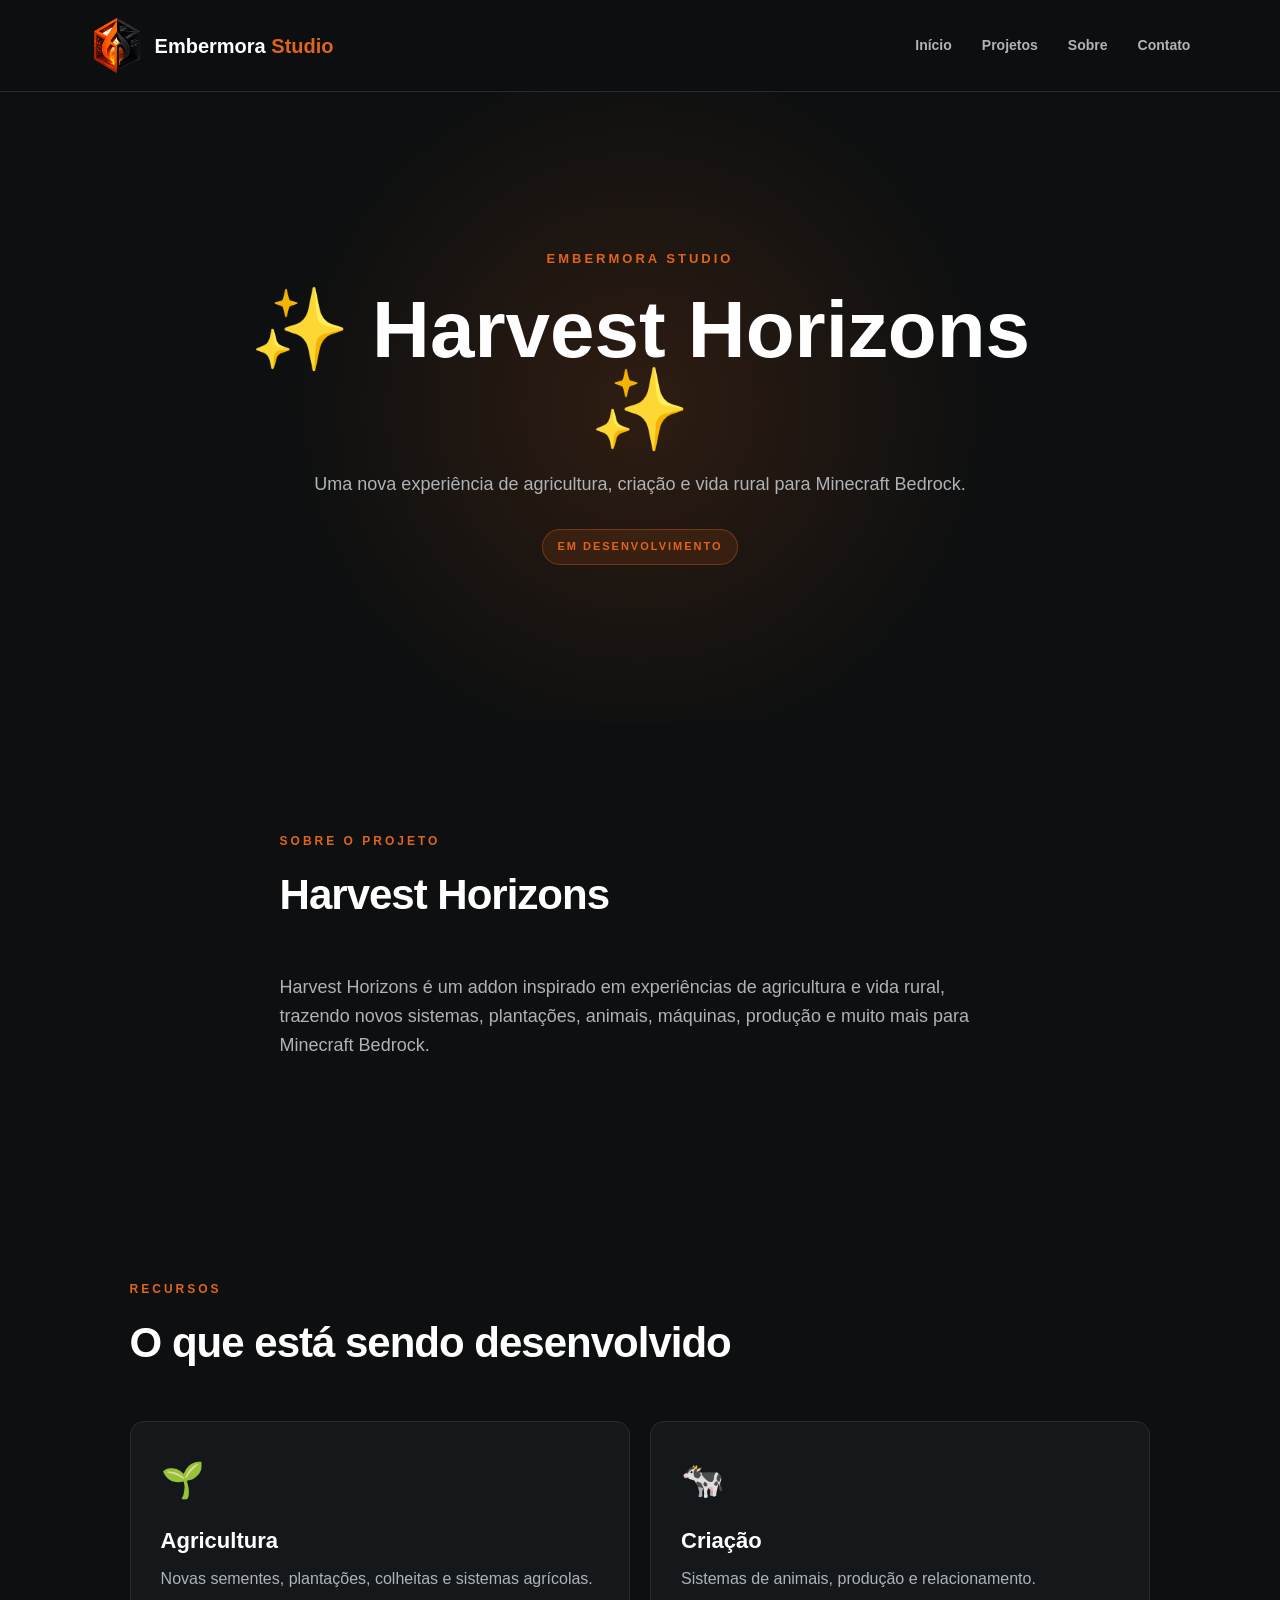
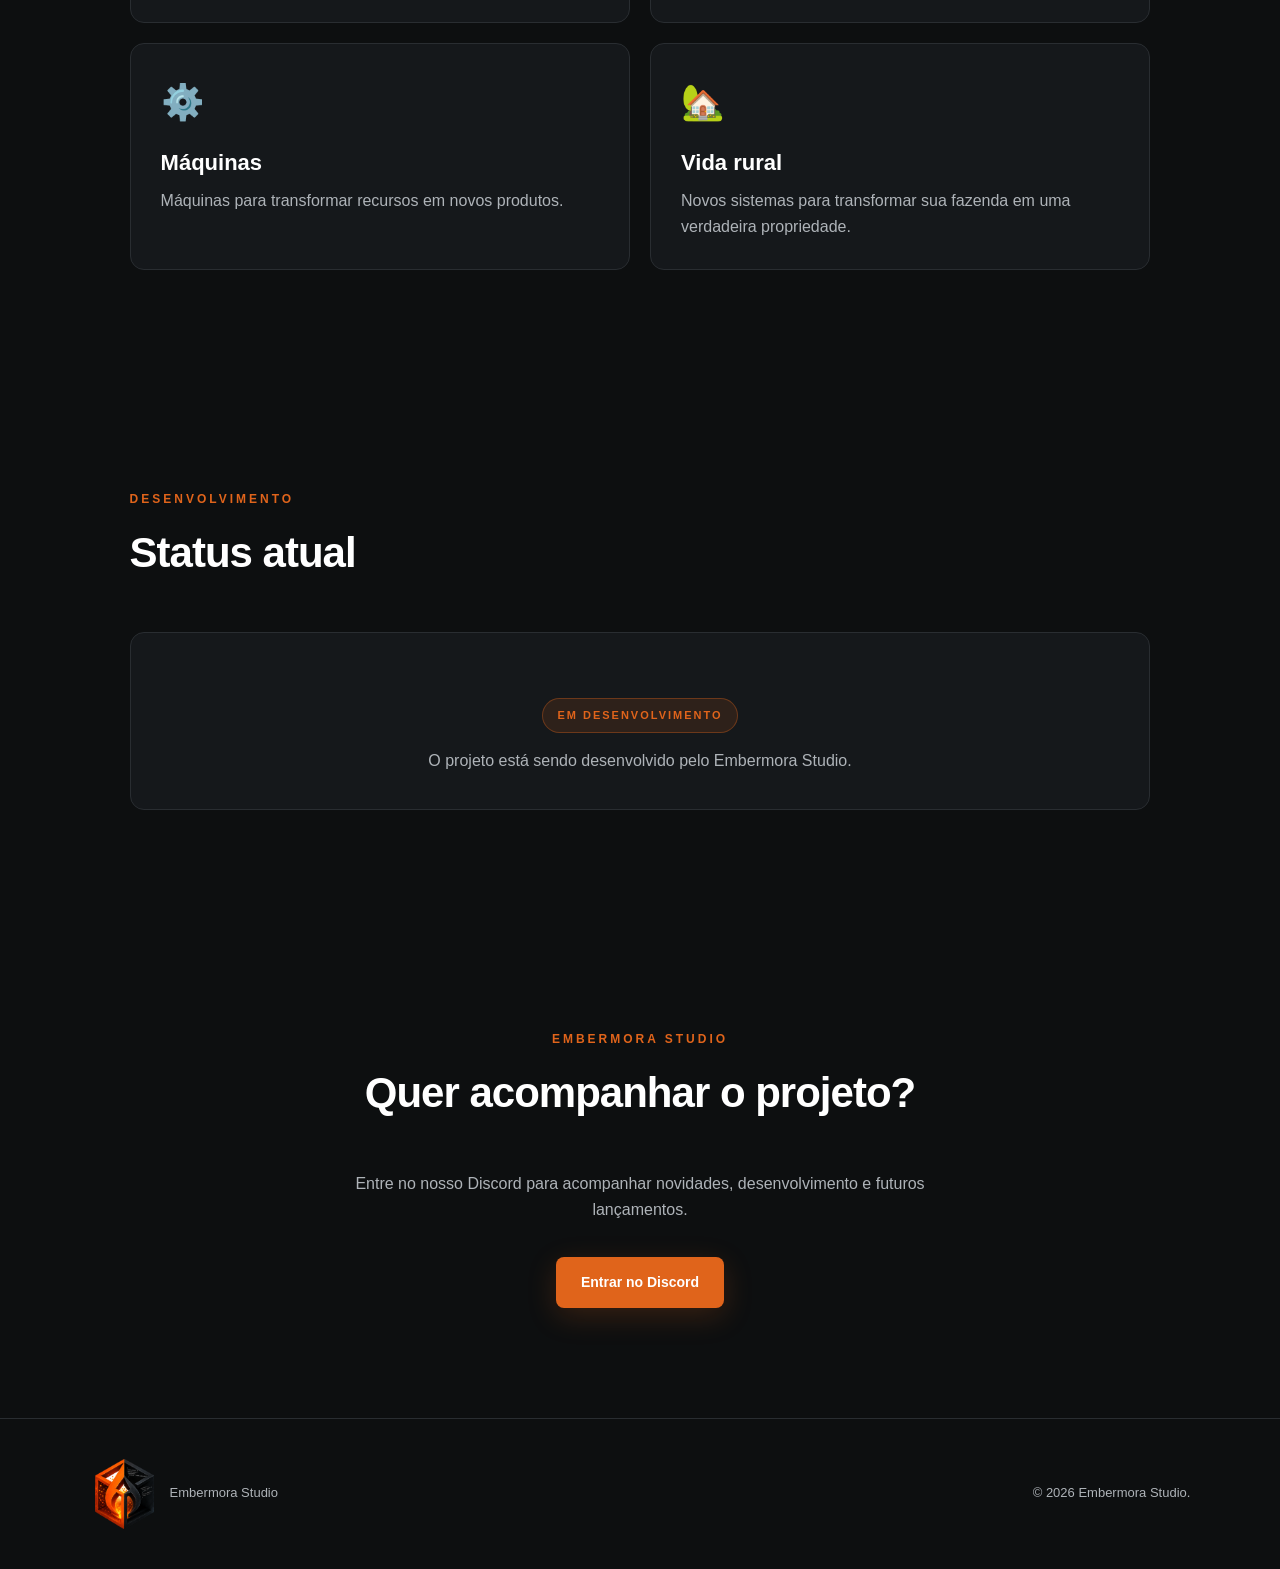
<file: harvest-horizons.html>
<!DOCTYPE html>
<html lang="pt-BR">

<head>

    <meta charset="UTF-8">

    <meta
        name="viewport"
        content="width=device-width, initial-scale=1.0"
    >

    <title>Harvest Horizons | Embermora Studio</title>

    <link rel="stylesheet" href="style.css">

</head>

<body>


<header>

    <a href="index.html" class="logo">

        <img
            src="logo.png"
            alt="Embermora Studio"
        >

        <span>
            Embermora <strong>Studio</strong>
        </span>

    </a>

    <nav>

        <a href="index.html">
            Início
        </a>

        <a href="index.html#projetos">
            Projetos
        </a>

        <a href="index.html#sobre">
            Sobre
        </a>

        <a href="index.html#contato">
            Contato
        </a>

    </nav>

</header>


<main>


    <!-- HERO -->

    <section class="project-hero">

        <div class="project-hero-content">

            <p class="tag">
                EMBERMORA STUDIO
            </p>

            <h1>
                ✨ Harvest Horizons ✨
            </h1>

            <p>
                Uma nova experiência de agricultura,
                criação e vida rural para Minecraft Bedrock.
            </p>

            <span class="status">
                EM DESENVOLVIMENTO
            </span>

        </div>

    </section>


    <!-- SOBRE O PROJETO -->

    <section class="section project-details">

        <div class="section-title">

            <p>
                SOBRE O PROJETO
            </p>

            <h2>
                Harvest Horizons
            </h2>

        </div>

        <p>
            Harvest Horizons é um addon inspirado em experiências
            de agricultura e vida rural, trazendo novos sistemas,
            plantações, animais, máquinas, produção e muito mais
            para Minecraft Bedrock.
        </p>

    </section>


    <!-- SISTEMAS -->

    <section class="section">

        <div class="section-title">

            <p>
                RECURSOS
            </p>

            <h2>
                O que está sendo desenvolvido
            </h2>

        </div>


        <div class="feature-grid">

            <div class="feature-card">
                <span>🌱</span>
                <h3>Agricultura</h3>
                <p>
                    Novas sementes, plantações,
                    colheitas e sistemas agrícolas.
                </p>
            </div>


            <div class="feature-card">
                <span>🐄</span>
                <h3>Criação</h3>
                <p>
                    Sistemas de animais,
                    produção e relacionamento.
                </p>
            </div>


            <div class="feature-card">
                <span>⚙️</span>
                <h3>Máquinas</h3>
                <p>
                    Máquinas para transformar
                    recursos em novos produtos.
                </p>
            </div>


            <div class="feature-card">
                <span>🏡</span>
                <h3>Vida rural</h3>
                <p>
                    Novos sistemas para transformar
                    sua fazenda em uma verdadeira propriedade.
                </p>
            </div>

        </div>

    </section>


    <!-- STATUS -->

    <section class="section project-status">

        <div class="section-title">

            <p>
                DESENVOLVIMENTO
            </p>

            <h2>
                Status atual
            </h2>

        </div>

        <div class="status-box">

            <span class="status">
                EM DESENVOLVIMENTO
            </span>

            <p>
                O projeto está sendo desenvolvido pelo
                Embermora Studio.
            </p>

        </div>

    </section>


    <!-- CONTATO -->

    <section class="section contact">

        <div class="section-title">

            <p>
                EMBERMORA STUDIO
            </p>

            <h2>
                Quer acompanhar o projeto?
            </h2>

        </div>

        <p>
            Entre no nosso Discord para acompanhar novidades,
            desenvolvimento e futuros lançamentos.
        </p>

        <a
            href="https://discord.gg/S8RGVWATfS"
            target="_blank"
            rel="noopener noreferrer"
            class="button primary"
        >
            Entrar no Discord
        </a>

    </section>


</main>


<footer>

    <div class="footer-brand">

        <img
            src="logo.png"
            alt="Embermora Studio"
            class="footer-logo"
        >

        <span>
            Embermora Studio
        </span>

    </div>

    <p>
        © 2026 Embermora Studio.
    </p>

</footer>


</body>

</html>
</file>
<file: style.css>
* {
    box-sizing: border-box;
    margin: 0;
    padding: 0;
}

html {
    scroll-behavior: smooth;
}

body {
    font-family: Arial, sans-serif;
    background: #0d0f10;
    color: #ffffff;
    line-height: 1.6;
}

a {
    color: inherit;
    text-decoration: none;
}


/* =========================
   HEADER
========================= */

header {
    display: flex;
    justify-content: space-between;
    align-items: center;

    padding: 18px 7%;

    background: rgba(13, 15, 16, 0.95);

    border-bottom: 1px solid #292d31;

    position: sticky;
    top: 0;

    z-index: 100;
}

.logo {
    display: flex;
    align-items: center;
    gap: 10px;

    font-size: 20px;
    font-weight: 800;
    white-space: nowrap;
}

.logo img {
    width: 55px;
    height: 55px;
    object-fit: contain;
    display: block;
}

.logo span {
    color: #ffffff;
}

.logo strong {
    color: #E0641B;
}
nav {
    display: flex;
    gap: 30px;
}

nav a {
    color: #b0b4b8;

    font-size: 14px;
    font-weight: 600;

    transition: 0.2s;
}

nav a:hover {
    color: #E0641B;
}


/* =========================
   HERO
========================= */

.hero {
    min-height: 90vh;

    display: flex;

    align-items: center;
    justify-content: center;

    text-align: center;

    padding: 80px 7%;

    background:
        radial-gradient(
            circle at center,
            rgba(224, 100, 27, 0.14),
            transparent 45%
        );
}

.hero-content {
    max-width: 850px;
}

.tag {
    color: #E0641B;

    font-size: 13px;

    font-weight: bold;

    letter-spacing: 3px;

    margin-bottom: 20px;
}

.hero h1 {
    font-size: 80px;

    line-height: 1;

    letter-spacing: -3px;

    margin-bottom: 30px;
}

.hero h1 span {
    color: #E0641B;
}

.description {
    color: #aeb3b8;

    font-size: 18px;

    max-width: 620px;

    margin: auto;
}


/* =========================
   BUTTONS
========================= */

.buttons {
    display: flex;

    justify-content: center;

    gap: 15px;

    margin-top: 40px;
}

.button {
    display: inline-block;

    padding: 14px 25px;

    border-radius: 8px;

    font-size: 14px;

    font-weight: bold;

    transition: 0.2s;
}

.primary {
    background: #E0641B;

    color: #ffffff;

    box-shadow:
        0 8px 30px rgba(224, 100, 27, 0.2);
}

.primary:hover {
    background: #ff7629;

    transform: translateY(-2px);
}

.secondary {
    background: #171a1d;

    border: 1px solid #30343a;
}

.secondary:hover {
    border-color: #E0641B;
}


/* =========================
   SECTIONS
========================= */

.section {
    max-width: 1200px;

    margin: auto;

    padding: 110px 7%;
}

.section-title {
    margin-bottom: 45px;
}

.section-title p {
    color: #E0641B;

    font-size: 12px;

    font-weight: bold;

    letter-spacing: 3px;

    margin-bottom: 10px;
}

.section-title h2 {
    font-size: 42px;

    letter-spacing: -1px;
}


/* =========================
   PROJECTS
========================= */

.projects {
    display: grid;

    grid-template-columns: repeat(2, 1fr);

    gap: 25px;
}

.project-card {
    background: #15181b;

    border: 1px solid #292d31;

    border-radius: 14px;

    overflow: hidden;

    transition: 0.25s;
}

.project-card:hover {
    transform: translateY(-5px);

    border-color: #E0641B;
}

.project-image {
    height: 260px;

    display: flex;

    align-items: center;
    justify-content: center;

    font-size: 70px;

    background:
        linear-gradient(
            135deg,
            #1b1f23,
            #101214
        );
}

.project-content {
    padding: 30px;
}

.project-type {
    color: #E0641B;

    font-size: 11px;

    font-weight: bold;

    letter-spacing: 2px;
}

.project-content h3 {
    font-size: 27px;

    margin: 10px 0;
}

.project-content p {
    color: #aeb3b8;

    margin-bottom: 25px;
}

.project-content a {
    color: #E0641B;

    font-weight: bold;

    font-size: 14px;
}


/* =========================
   ABOUT
========================= */

.about {
    max-width: 850px;
}

.about p {
    color: #aeb3b8;

    font-size: 18px;

    margin-bottom: 20px;
}


/* =========================
   CONTACT
========================= */

.contact {
    max-width: 800px;

    text-align: center;
}

.contact > p {
    color: #aeb3b8;

    margin-bottom: 35px;
}


/* =========================
   FOOTER
========================= */

footer {
    display: flex;

    justify-content: space-between;

    align-items: center;

    padding: 40px 7%;

    border-top: 1px solid #292d31;

    color: #aeb3b8;

    font-size: 13px;
}

.footer-logo {
    width: 70px;
    height: 70px;
    object-fit: contain;
    display: block;
}

/* =========================
   MOBILE
========================= */

@media (max-width: 700px) {

    header {
        padding: 15px 5%;
    }

    @media (max-width: 700px) {

    .logo img {
        width: 48px;
        height: 48px;
    }

    .logo {
        font-size: 17px;
        gap: 8px;
    }

    nav {
        display: none;
    }

    /* resto do seu código */
}

    .hero {
        min-height: 80vh;

        padding: 70px 5%;
    }

    .hero h1 {
        font-size: 52px;

        letter-spacing: -2px;
    }

    .description {
        font-size: 16px;
    }

    .buttons {
        flex-direction: column;

        align-items: stretch;
    }

    .button {
        text-align: center;
    }

    .section {
        padding: 80px 5%;
    }

    .section-title h2 {
        font-size: 34px;
    }

    .projects {
        grid-template-columns: 1fr;
    }

    .project-image {
        height: 220px;
    }

    footer {
        flex-direction: column;

        gap: 20px;

        text-align: center;
    }

    .footer-logo {
        width: 140px;
    }
}

/* =========================
   PROJECT PAGE
========================= */

.project-hero {
    min-height: 70vh;

    display: flex;

    align-items: center;
    justify-content: center;

    text-align: center;

    padding: 100px 7%;

    background:
        radial-gradient(
            circle at center,
            rgba(224, 100, 27, 0.16),
            transparent 50%
        );
}

.project-hero-content {
    max-width: 900px;
}

.project-hero h1 {
    font-size: clamp(45px, 7vw, 80px);

    line-height: 1;

    margin: 20px 0;
}

.project-hero-content > p:not(.tag) {
    color: #aeb3b8;

    font-size: 18px;

    max-width: 700px;

    margin: auto;
}

.status {
    display: inline-block;

    margin-top: 30px;

    padding: 8px 14px;

    border-radius: 100px;

    background: rgba(224, 100, 27, 0.12);

    border: 1px solid rgba(224, 100, 27, 0.35);

    color: #E0641B;

    font-size: 11px;

    font-weight: bold;

    letter-spacing: 2px;
}

.project-details {
    max-width: 900px;
}

.project-details > p {
    color: #aeb3b8;

    font-size: 18px;
}

.feature-grid {
    display: grid;

    grid-template-columns: repeat(2, 1fr);

    gap: 20px;
}

.feature-card {
    padding: 30px;

    background: #15181b;

    border: 1px solid #292d31;

    border-radius: 14px;

    transition: 0.25s;
}

.feature-card:hover {
    transform: translateY(-5px);

    border-color: #E0641B;
}

.feature-card span {
    font-size: 35px;
}

.feature-card h3 {
    margin: 15px 0 8px;

    font-size: 22px;
}

.feature-card p {
    color: #aeb3b8;
}

.status-box {
    padding: 35px;

    background: #15181b;

    border: 1px solid #292d31;

    border-radius: 14px;

    text-align: center;
}

.status-box p {
    color: #aeb3b8;

    margin-top: 15px;
}

.project-coming {
    color: #E0641B;

    font-weight: bold;

    font-size: 14px;
}

.footer-brand {
    display: flex;

    align-items: center;

    gap: 10px;
}

@media (max-width: 700px) {

    .feature-grid {
        grid-template-columns: 1fr;
    }

    .project-hero {
        min-height: 65vh;
    }

}

/* =========================
   ADMIN PANEL
========================= */

.admin-page {
    min-height: 100vh;
    background: #0b0d0f;
}


/* ADMIN HEADER */

.admin-header {
    height: 78px;

    display: flex;
    align-items: center;
    justify-content: space-between;

    padding: 0 35px;

    background: #111417;

    border-bottom: 1px solid #292d31;
}

.admin-header .logo img {
    width: 48px;
    height: 48px;
}

.admin-header .logo {
    gap: 10px;
}

.admin-back {
    color: #aeb3b8;

    font-size: 14px;
    font-weight: 600;

    transition: 0.2s;
}

.admin-back:hover {
    color: #E0641B;
}


/* ADMIN CONTAINER */

.admin-container {
    display: grid;

    grid-template-columns: 260px 1fr;

    min-height: calc(100vh - 78px);
}


/* SIDEBAR */

.admin-sidebar {
    background: #111417;

    border-right: 1px solid #292d31;

    padding: 25px 15px;
}


/* PROFILE */

.admin-profile {
    display: flex;

    align-items: center;

    gap: 12px;

    padding: 15px;

    margin-bottom: 25px;

    background: #181c20;

    border: 1px solid #292d31;

    border-radius: 10px;
}

.admin-avatar {
    width: 42px;
    height: 42px;

    display: flex;

    align-items: center;
    justify-content: center;

    border-radius: 10px;

    background: #E0641B;

    color: white;

    font-size: 10px;

    font-weight: 800;
}

.admin-profile strong {
    display: block;

    color: white;

    font-size: 13px;
}

.admin-profile span {
    display: block;

    margin-top: 3px;

    color: #E0641B;

    font-size: 11px;

    font-weight: 700;
}


/* MENU */

.admin-menu {
    display: flex;

    flex-direction: column;

    gap: 5px;
}

.admin-menu button {
    width: 100%;

    display: flex;

    align-items: center;

    gap: 10px;

    padding: 11px 13px;

    border: 0;

    border-radius: 7px;

    background: transparent;

    color: #9da3a8;

    text-align: left;

    font-family: inherit;

    font-size: 13px;

    cursor: pointer;

    transition: 0.2s;
}

.admin-menu button:hover {
    background: #1b1f23;

    color: white;
}

.admin-menu button.active {
    background: rgba(224, 100, 27, 0.13);

    color: #E0641B;

    border-left: 3px solid #E0641B;
}


/* ADMIN CONTENT */

.admin-content {
    padding: 45px;

    max-width: 1400px;

    width: 100%;
}


/* TITLE */

.admin-title {
    display: flex;

    align-items: flex-end;

    justify-content: space-between;

    gap: 20px;

    margin-bottom: 30px;
}

.admin-title p {
    color: #E0641B;

    font-size: 11px;

    font-weight: 800;

    letter-spacing: 3px;

    margin-bottom: 7px;
}

.admin-title h1 {
    font-size: 38px;

    letter-spacing: -1px;
}

.admin-status {
    padding: 7px 12px;

    border-radius: 50px;

    background: rgba(70, 180, 100, 0.1);

    border: 1px solid rgba(70, 180, 100, 0.25);

    color: #75d88c;

    font-size: 11px;

    font-weight: 700;
}


/* WELCOME */

.admin-welcome {
    display: flex;

    align-items: center;

    gap: 20px;

    padding: 25px;

    margin-bottom: 25px;

    background:
        linear-gradient(
            110deg,
            rgba(224, 100, 27, 0.14),
            #15191c
        );

    border: 1px solid rgba(224, 100, 27, 0.2);

    border-radius: 12px;
}

.admin-welcome > span {
    font-size: 40px;
}

.admin-welcome h2 {
    font-size: 20px;

    margin-bottom: 5px;
}

.admin-welcome p {
    color: #aeb3b8;

    font-size: 14px;
}


/* STATS */

.admin-stats {
    display: grid;

    grid-template-columns: repeat(4, 1fr);

    gap: 15px;

    margin-bottom: 45px;
}

.admin-stat {
    display: flex;

    align-items: center;

    gap: 15px;

    padding: 20px;

    background: #15191c;

    border: 1px solid #292d31;

    border-radius: 10px;
}

.admin-stat > span {
    width: 42px;
    height: 42px;

    display: flex;

    align-items: center;
    justify-content: center;

    border-radius: 9px;

    background: #1e2327;

    font-size: 20px;
}

.admin-stat strong {
    display: block;

    font-size: 24px;
}

.admin-stat small {
    display: block;

    color: #858b90;

    font-size: 11px;

    margin-top: 2px;
}


/* SECTIONS */

.admin-section {
    margin-bottom: 45px;
}

.admin-section-title {
    margin-bottom: 20px;
}

.admin-section-title p {
    color: #E0641B;

    font-size: 10px;

    font-weight: 800;

    letter-spacing: 2px;

    margin-bottom: 5px;
}

.admin-section-title h2 {
    font-size: 24px;
}


/* TOOLS */

.admin-tools {
    display: grid;

    grid-template-columns: repeat(3, 1fr);

    gap: 15px;
}

.admin-tool {
    display: flex;

    flex-direction: column;

    align-items: flex-start;

    padding: 22px;

    min-height: 145px;

    background: #15191c;

    border: 1px solid #292d31;

    border-radius: 10px;

    color: white;

    font-family: inherit;

    text-align: left;

    cursor: pointer;

    transition: 0.25s;
}

.admin-tool:hover {
    transform: translateY(-3px);

    border-color: rgba(224, 100, 27, 0.55);

    background: #191d21;
}

.admin-tool > span {
    font-size: 25px;

    margin-bottom: 15px;
}

.admin-tool strong {
    font-size: 14px;
}

.admin-tool small {
    color: #858b90;

    font-size: 11px;

    margin-top: 5px;
}


/* PROJECT */

.admin-project {
    display: flex;

    align-items: center;

    justify-content: space-between;

    gap: 20px;

    padding: 25px;

    background: #15191c;

    border: 1px solid #292d31;

    border-radius: 10px;
}

.admin-project h3 {
    font-size: 20px;

    margin: 6px 0;
}

.admin-project p {
    color: #858b90;

    font-size: 13px;
}


/* PERMISSIONS */

.permissions {
    display: flex;

    flex-direction: column;

    gap: 10px;
}

.permission {
    display: flex;

    align-items: center;

    gap: 15px;

    padding: 18px;

    background: #15191c;

    border: 1px solid #292d31;

    border-radius: 10px;
}

.permission > span {
    font-size: 25px;
}

.permission div {
    flex: 1;
}

.permission strong {
    display: block;

    font-size: 14px;
}

.permission small {
    display: block;

    color: #858b90;

    font-size: 11px;

    margin-top: 3px;
}

.permission b {
    color: #75d88c;

    font-size: 10px;

    letter-spacing: 1px;
}

.permission.owner {
    border-color: rgba(224, 100, 27, 0.35);
}


/* ADMIN FOOTER */

.admin-page footer {
    background: #0b0d0f;
}


/* MOBILE ADMIN */

@media (max-width: 900px) {

    .admin-container {
        grid-template-columns: 1fr;
    }

    .admin-sidebar {
        border-right: 0;

        border-bottom: 1px solid #292d31;
    }

    .admin-menu {
        display: grid;

        grid-template-columns: repeat(2, 1fr);
    }

    .admin-stats {
        grid-template-columns: repeat(2, 1fr);
    }

    .admin-tools {
        grid-template-columns: repeat(2, 1fr);
    }

    .admin-content {
        padding: 30px 20px;
    }
}


@media (max-width: 600px) {

    .admin-header {
        padding: 0 15px;
    }

    .admin-header .logo span {
        display: none;
    }

    .admin-title {
        align-items: flex-start;

        flex-direction: column;
    }

    .admin-stats {
        grid-template-columns: 1fr;
    }

    .admin-tools {
        grid-template-columns: 1fr;
    }

    .admin-project {
        align-items: flex-start;

        flex-direction: column;
    }

    .permission {
        align-items: flex-start;

        flex-wrap: wrap;
    }

    .permission b {
        width: 100%;
    }
}

/* =========================
   LOGIN
========================= */

.login-page {
    min-height: 100vh;

    display: flex;
    align-items: center;
    justify-content: center;

    background:
        radial-gradient(
            circle at center,
            rgba(224, 100, 27, 0.12),
            transparent 45%
        );

    padding: 20px;
}


.login-container {
    width: 100%;
    max-width: 420px;
}


.login-card {
    padding: 40px;

    background: #15191c;

    border: 1px solid #292d31;

    border-radius: 16px;

    text-align: center;

    box-shadow:
        0 20px 60px rgba(0, 0, 0, 0.35);
}


.login-logo {
    width: 90px;
    height: 90px;

    object-fit: contain;

    margin-bottom: 15px;
}


.login-label {
    color: #E0641B;

    font-size: 10px;

    font-weight: 800;

    letter-spacing: 3px;

    margin-bottom: 8px;
}


.login-card h1 {
    font-size: 27px;

    margin-bottom: 8px;
}


.login-description {
    color: #858b90;

    font-size: 13px;

    margin-bottom: 30px;
}


#login-form {
    text-align: left;
}


#login-form label {
    display: block;

    color: #d8dadd;

    font-size: 12px;

    font-weight: 600;

    margin-bottom: 7px;
}


#login-form input {
    width: 100%;

    box-sizing: border-box;

    padding: 13px 14px;

    margin-bottom: 18px;

    background: #0e1012;

    border: 1px solid #30353a;

    border-radius: 8px;

    outline: none;

    color: white;

    font-family: inherit;

    font-size: 13px;

    transition: 0.2s;
}


#login-form input:focus {
    border-color: #E0641B;

    box-shadow:
        0 0 0 3px rgba(224, 100, 27, 0.08);
}


.login-button {
    width: 100%;

    padding: 13px;

    border: none;

    border-radius: 8px;

    background: #E0641B;

    color: white;

    font-family: inherit;

    font-size: 13px;

    font-weight: 700;

    cursor: pointer;

    transition: 0.2s;
}


.login-button:hover {
    transform: translateY(-1px);

    filter: brightness(1.08);
}


.login-message {
    min-height: 18px;

    margin-top: 15px;

    font-size: 12px;
}


.login-message.error {
    color: #ff6b6b;
}


.login-message.success {
    color: #75d88c;
}


.login-back {
    display: inline-block;

    margin-top: 25px;

    color: #858b90;

    font-size: 12px;

    transition: 0.2s;
}


.login-back:hover {
    color: #E0641B;
}


@media (max-width: 500px) {

    .login-card {
        padding: 30px 22px;
    }

}

.admin-access {
    display: inline-block;

    margin-top: 12px;

    color: #555b60;

    font-size: 11px;

    transition: 0.2s;
}

.admin-access:hover {
    color: #E0641B;
}
</file>
